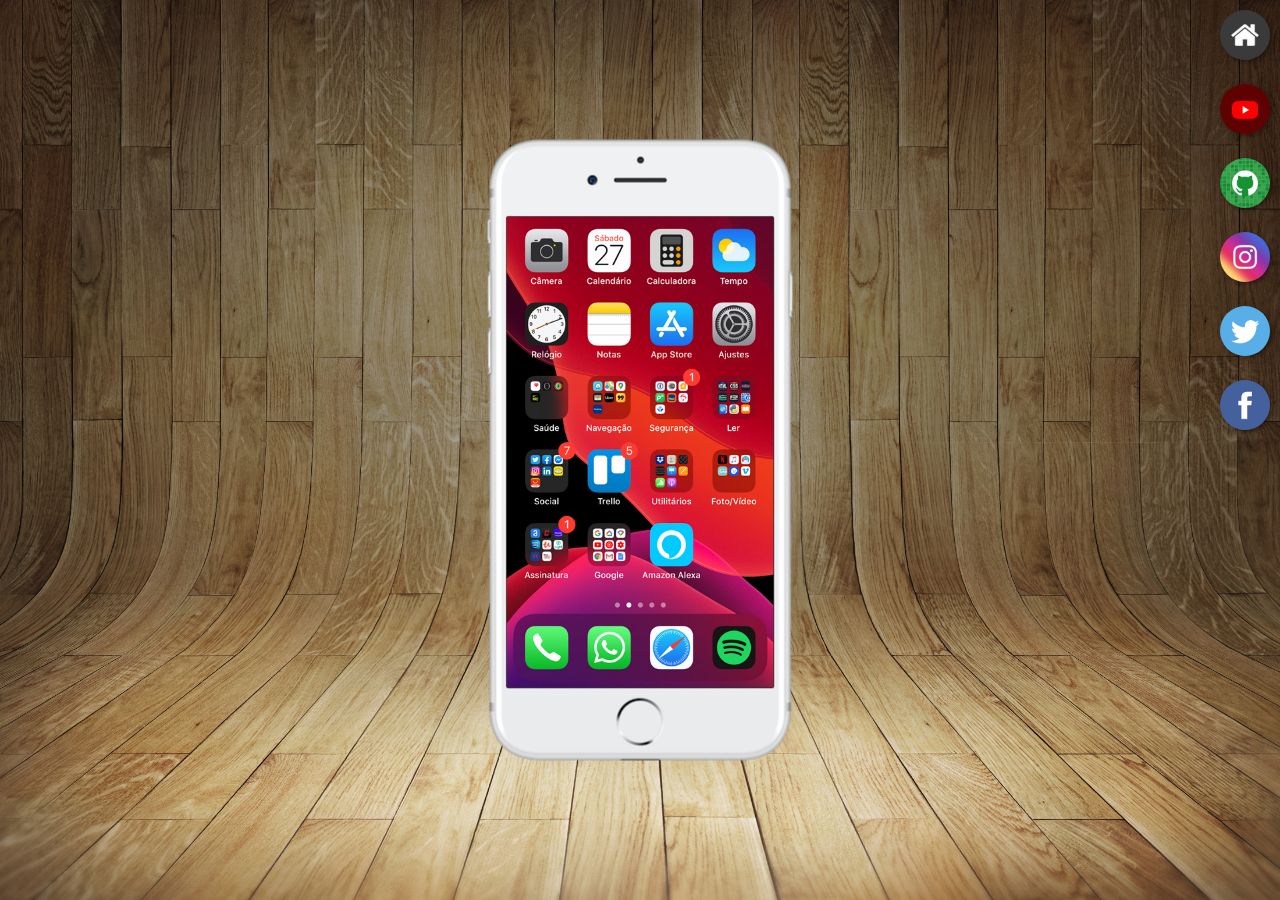
<file: index.html>
<!DOCTYPE html>
<html lang="pt-br">
<head>
    <meta charset="UTF-8">
    <meta http-equiv="X-UA-Compatible" content="IE=edge">
    <meta name="viewport" content="width=device-width, initial-scale=1.0">
    <link rel="shortcut icon" href="favicon.ico" type="image/x-icon">
    <title>Progeto Redes Sociais </title>
    <link rel="stylesheet" href="estilos/style.css">
</head>
<body>
    <main>
        <section id="telefone">
            <iframe src="home.html" name="tela" id="tela" frameborder="0">Seu navegador não pe compatível com isso.</iframe>
        </section>
        <section id="redes-sociais">
            <a href="home.html" target="tela"><img src="imagens/logo-home.jpg" alt="home"></a><br>
            <a href="youtube.html" target="tela"><img src="imagens/logo-youtube.jpg" alt="YouTube"></a><br>
            <a href="github.html" target="tela"><img src="imagens/logo-github.jpg" alt="GitHub"></a><br>
            <a href="instagram.html" target="tela"><img src="imagens/logo-instagram.jpg" alt="Instagram"></a><br>
            <a href="" target="tela"><img src="imagens/logo-twitter.jpg" alt="Twitter"></a><br>
            <a href="" target="tela"><img src="imagens/logo-facebook.jpg" alt=""></a>
        </section>
    </main>
</body>
</html>
</file>
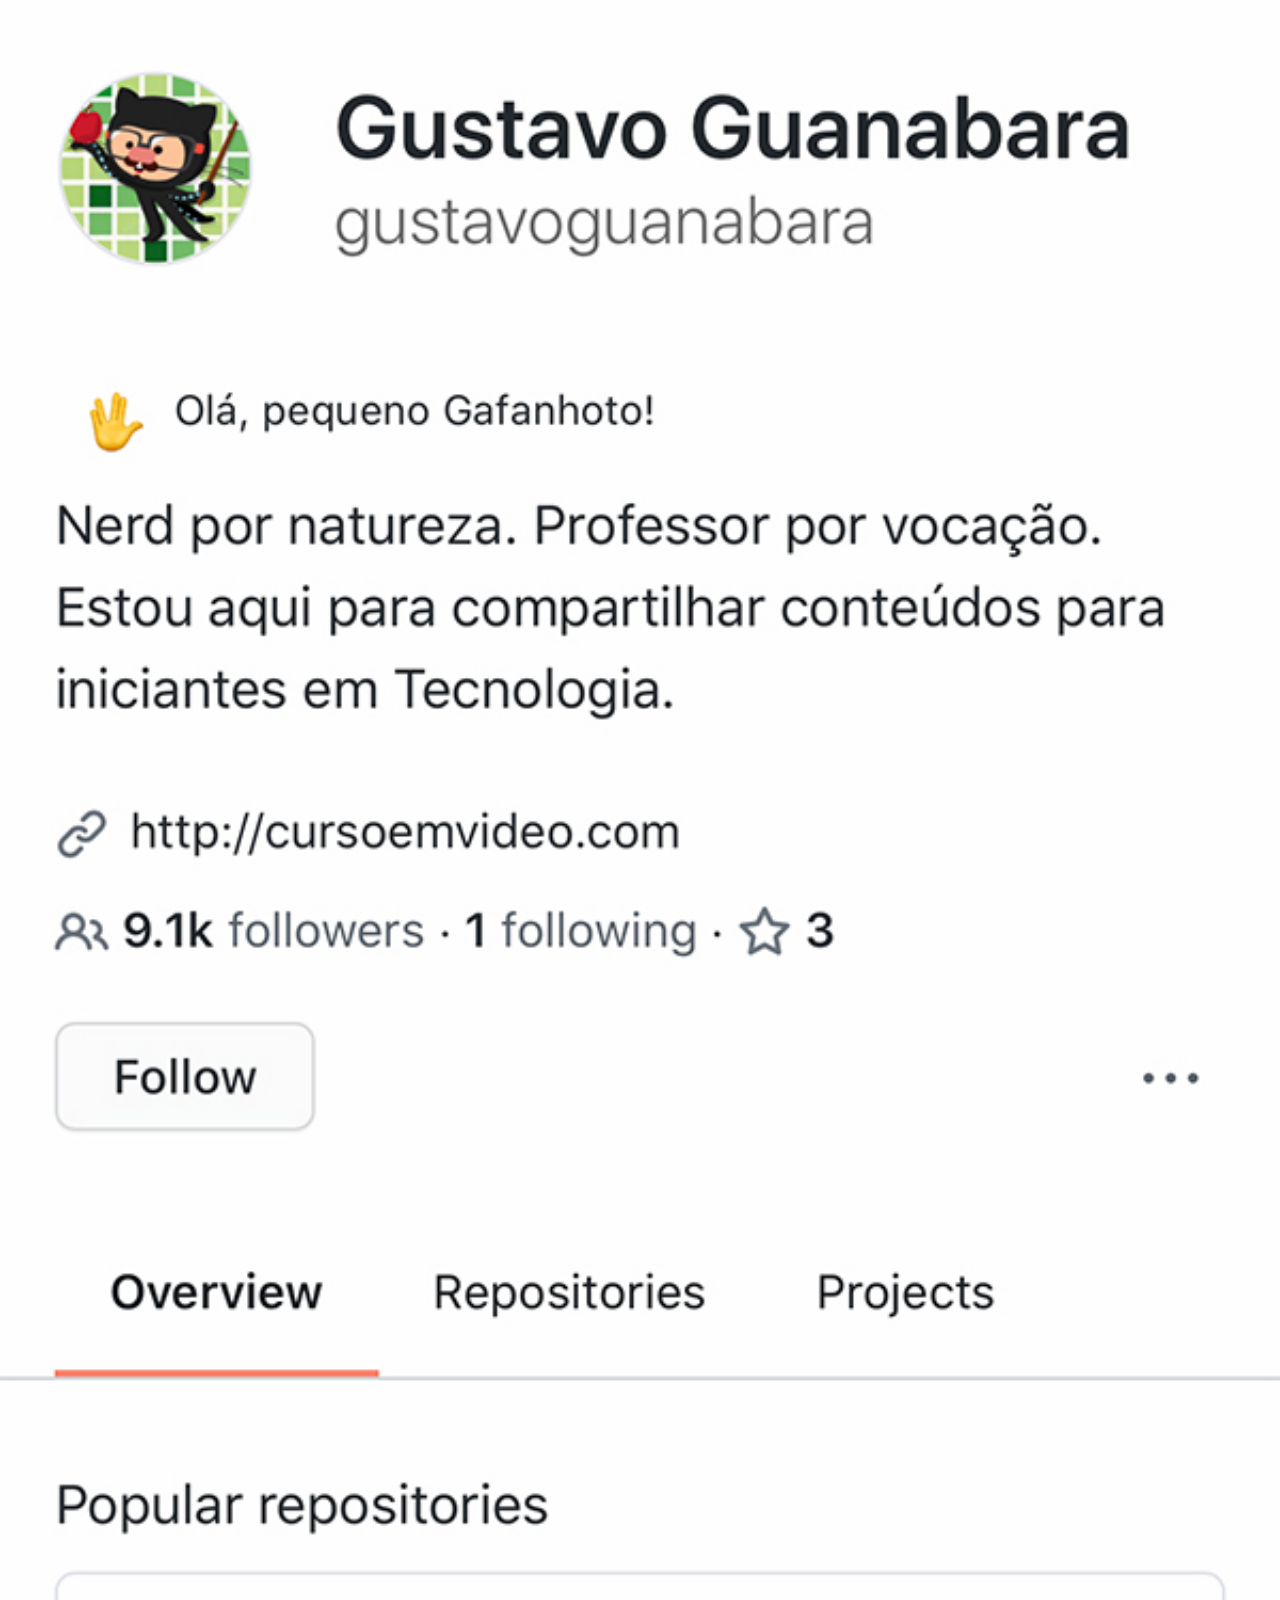
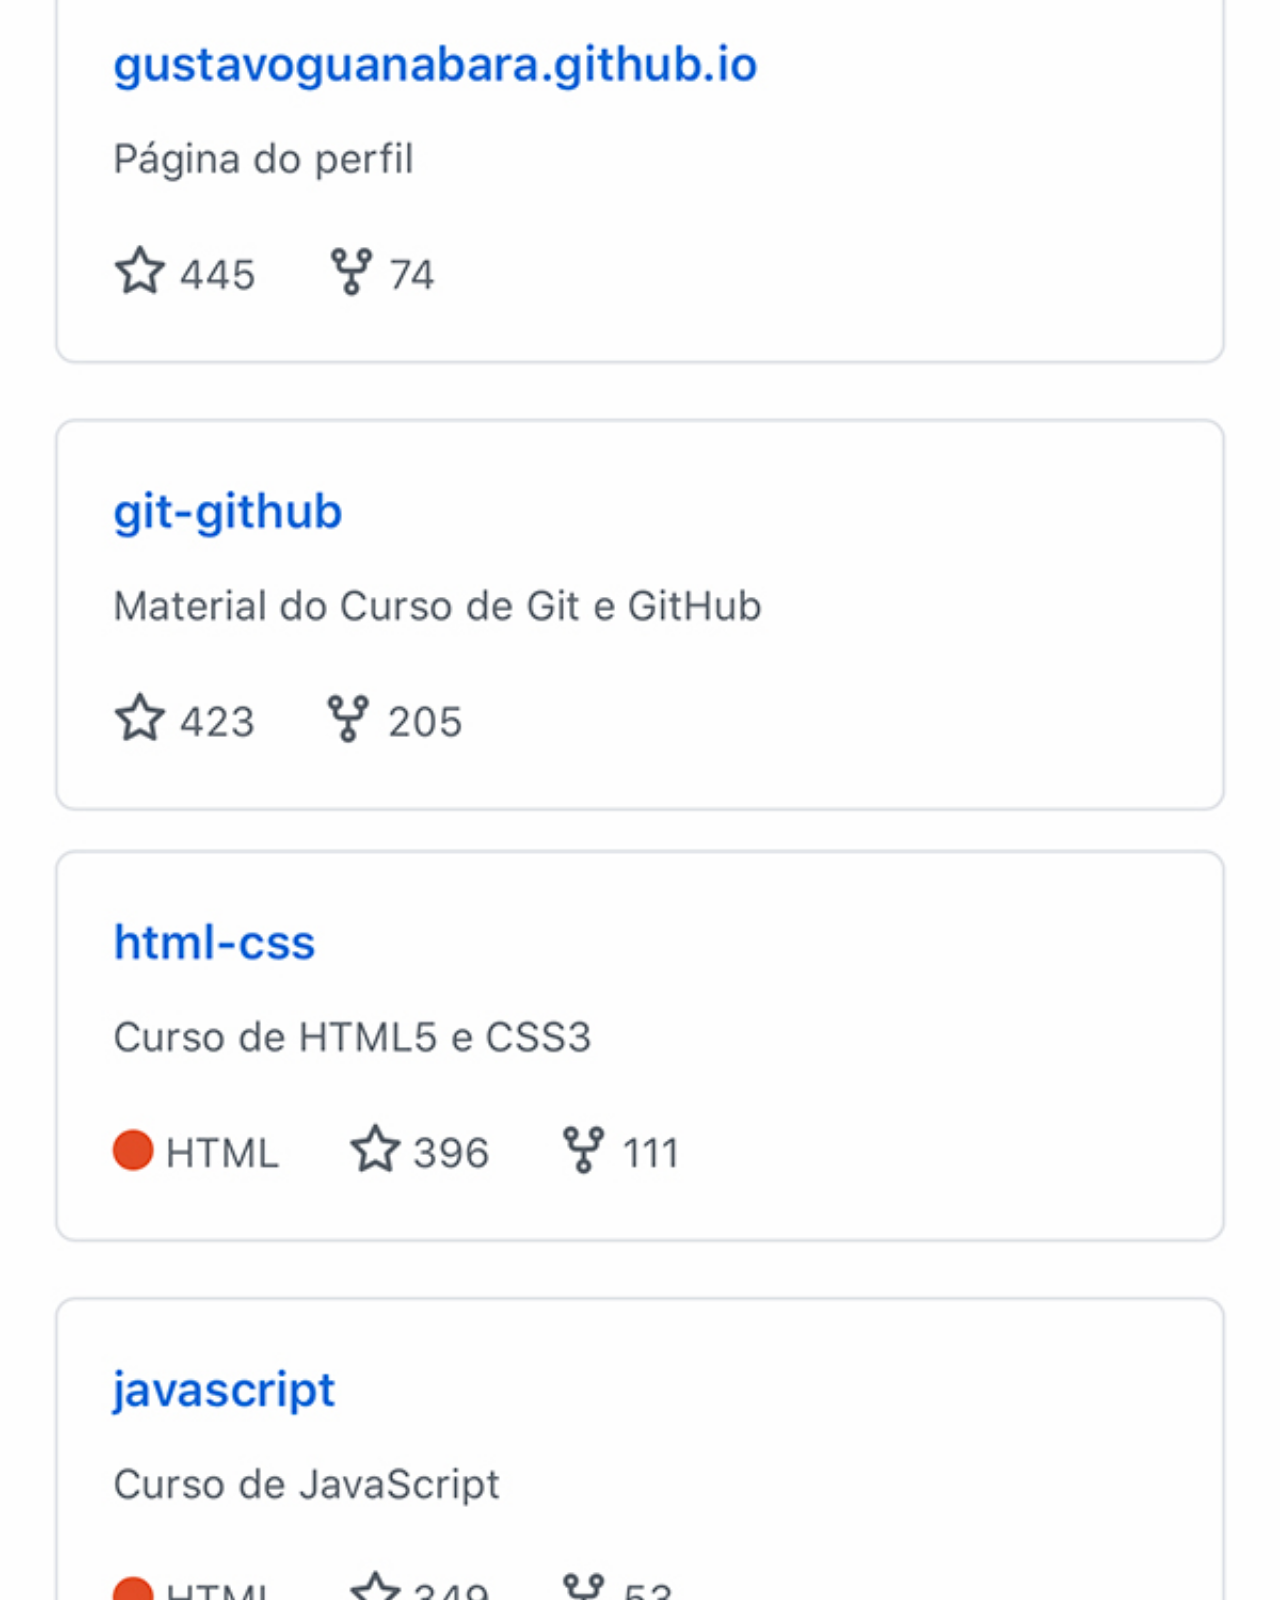
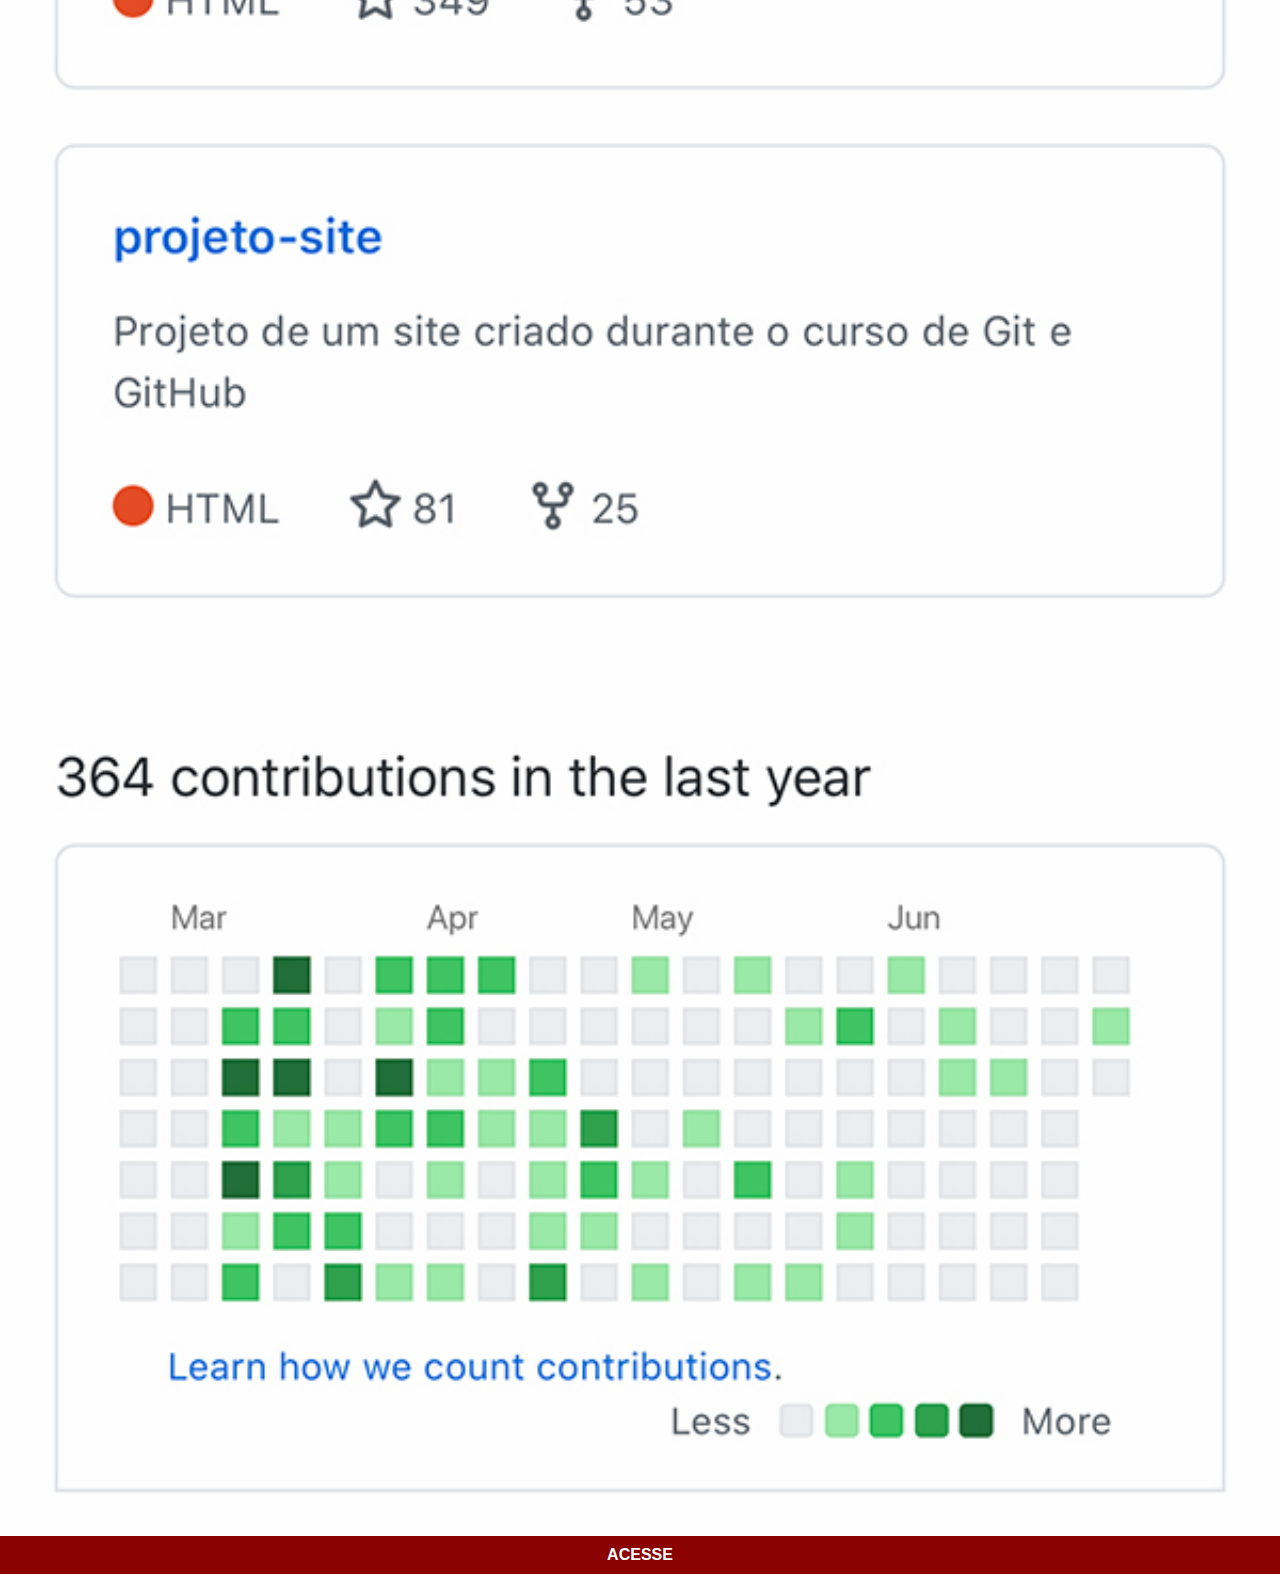
<file: github.html>
<!DOCTYPE html>
<html lang="pt-br">
<head>
    <meta charset="UTF-8">
    <meta http-equiv="X-UA-Compatible" content="IE=edge">
    <meta name="viewport" content="width=device-width, initial-scale=1.0">
    <title>GitHub</title>
    <link rel="stylesheet" href="estilos/social.css">
</head>
<body>
    <img src="imagens/tela-github.jpg" alt="GitHub">
    <a href="https://github.com/gustavodemorais" target="_blank">ACESSE</a>
</body>
</html>
</file>
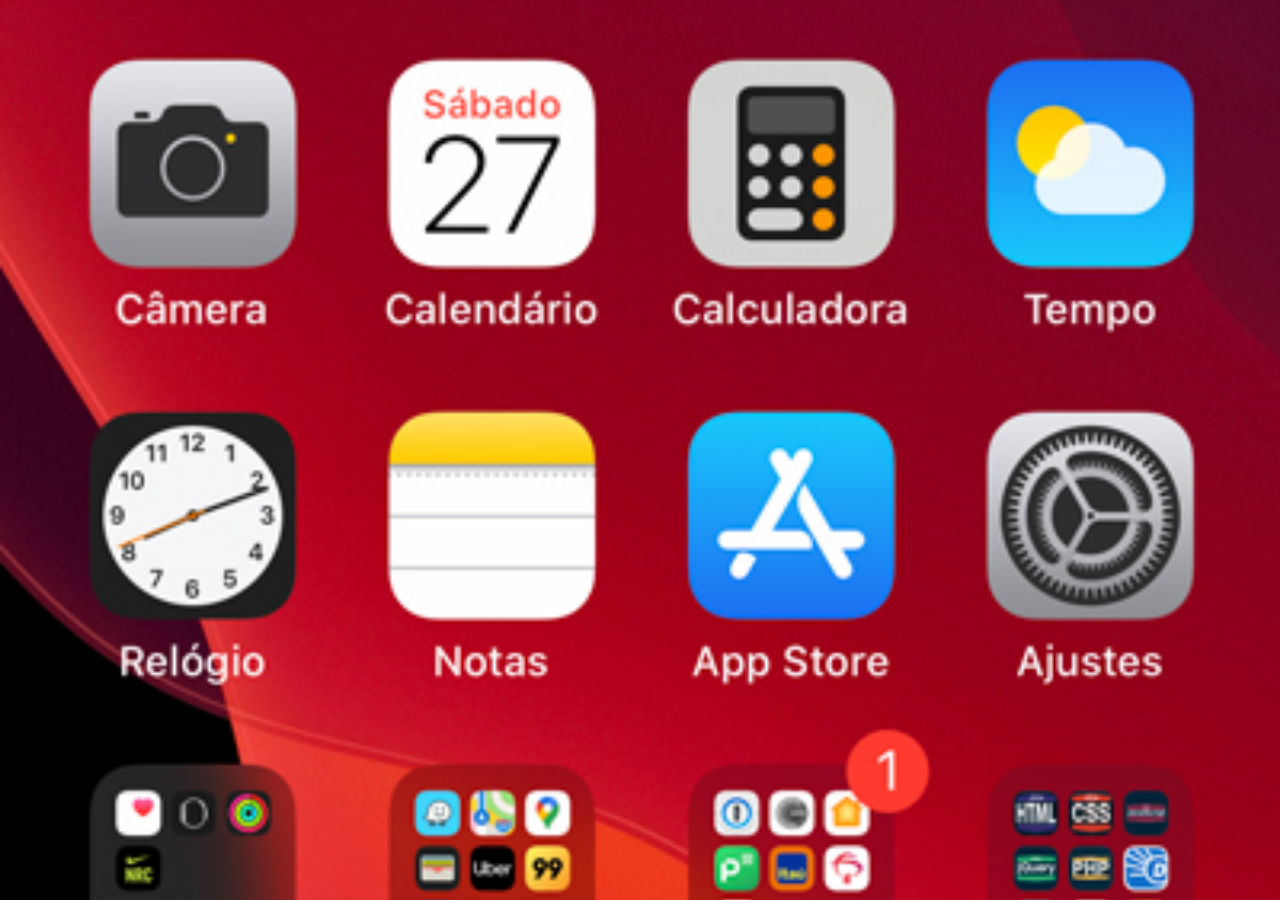
<file: home.html>
<!DOCTYPE html>
<html lang="pt-br">
<head>
    <meta charset="UTF-8">
    <meta http-equiv="X-UA-Compatible" content="IE=edge">
    <meta name="viewport" content="width=device-width, initial-scale=1.0">
    <title>Home</title>
</head>
<style>
    * {
        margin: 0px;
        padding: 0px;
    }

    body {
        width: 100vw;
        height: 100vh;
        background: black url('../imagens/tela-home.jpg') no-repeat top center;
        background-size: cover;
    }
</style>
<body>
    
</body>
</html>
</file>
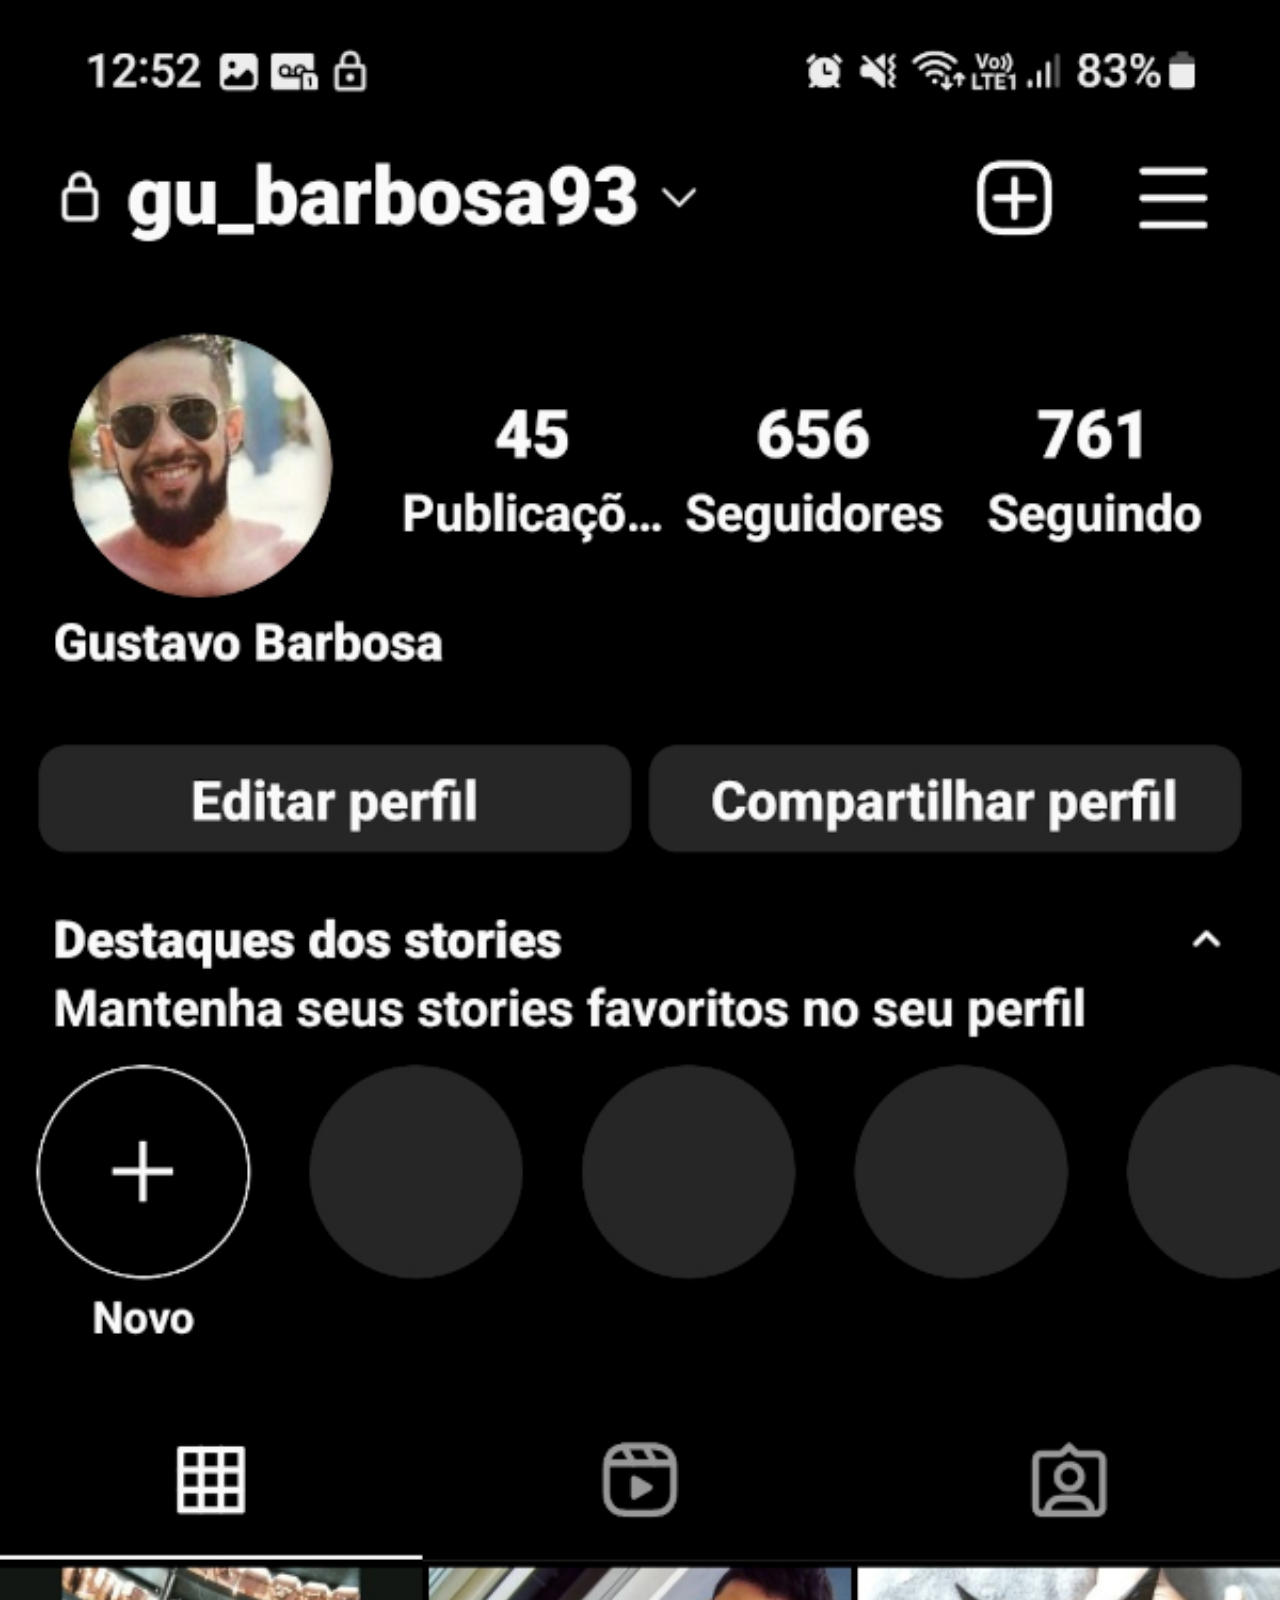
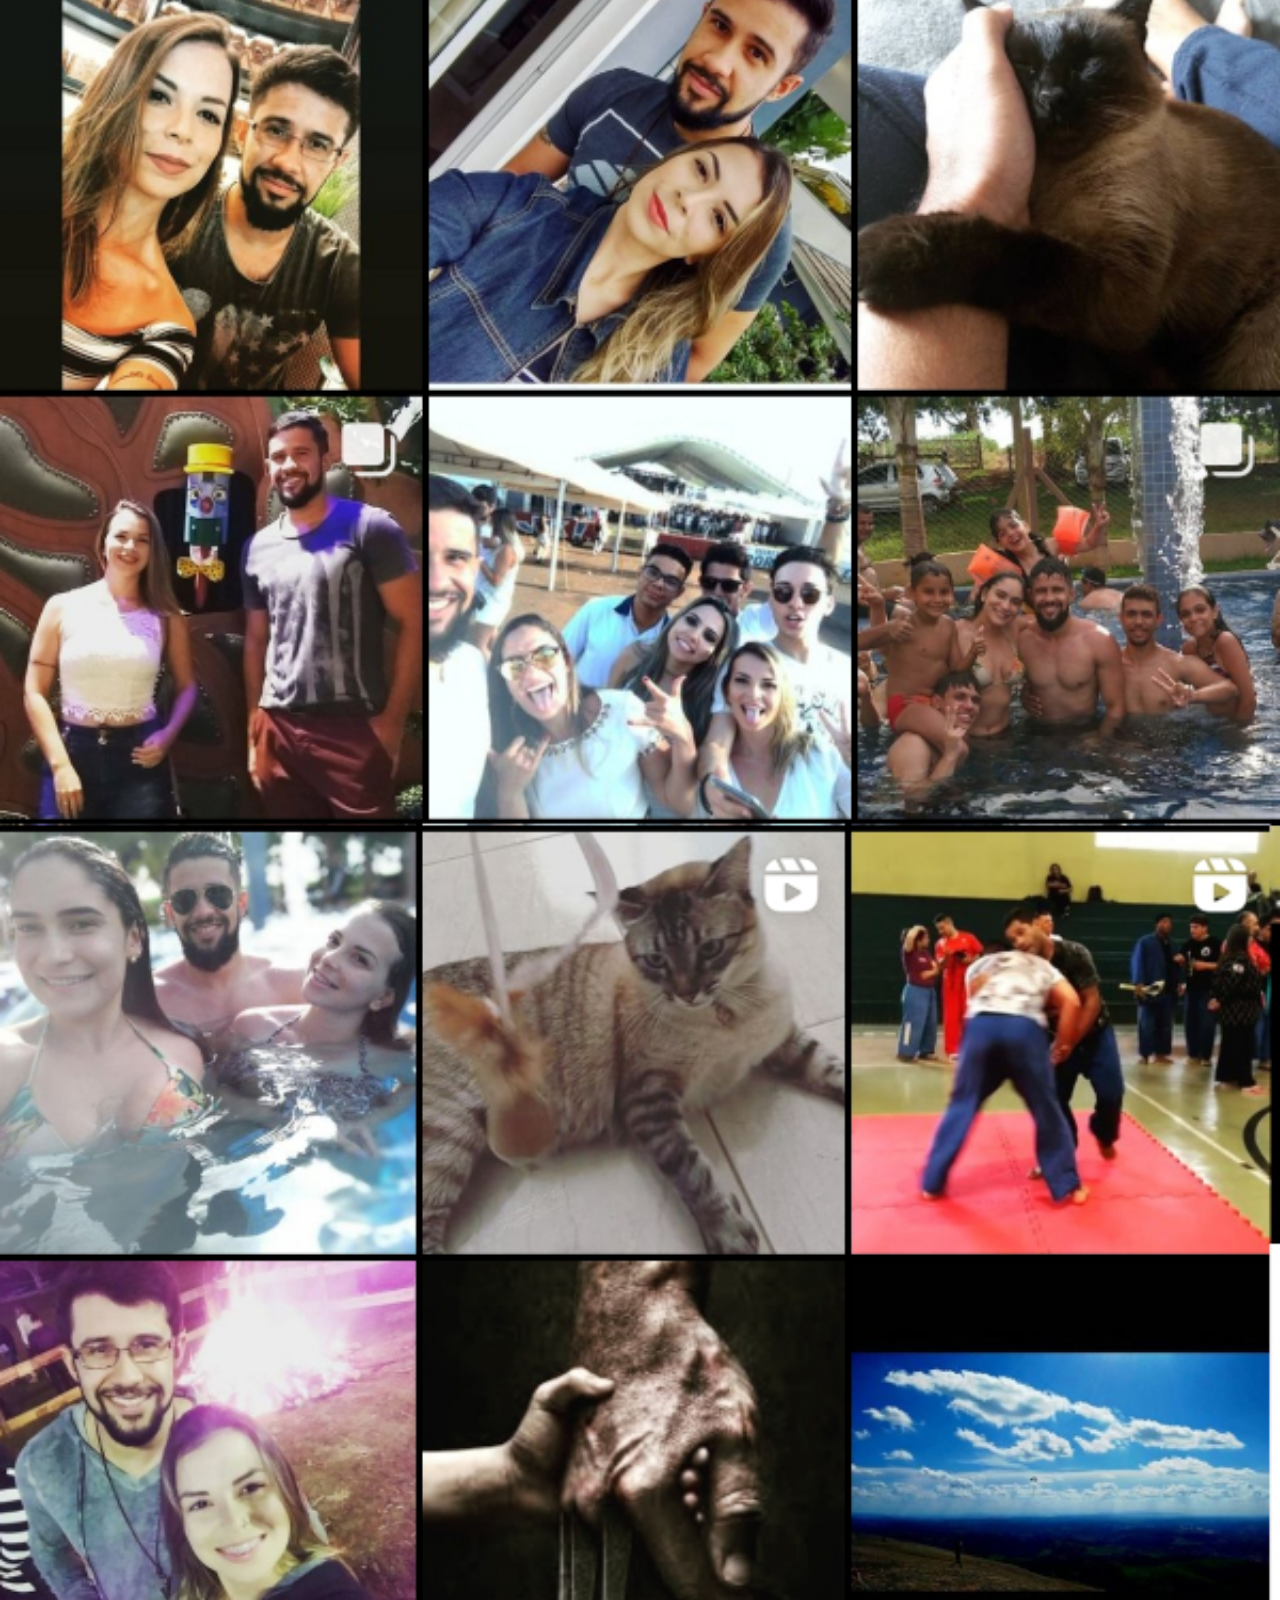
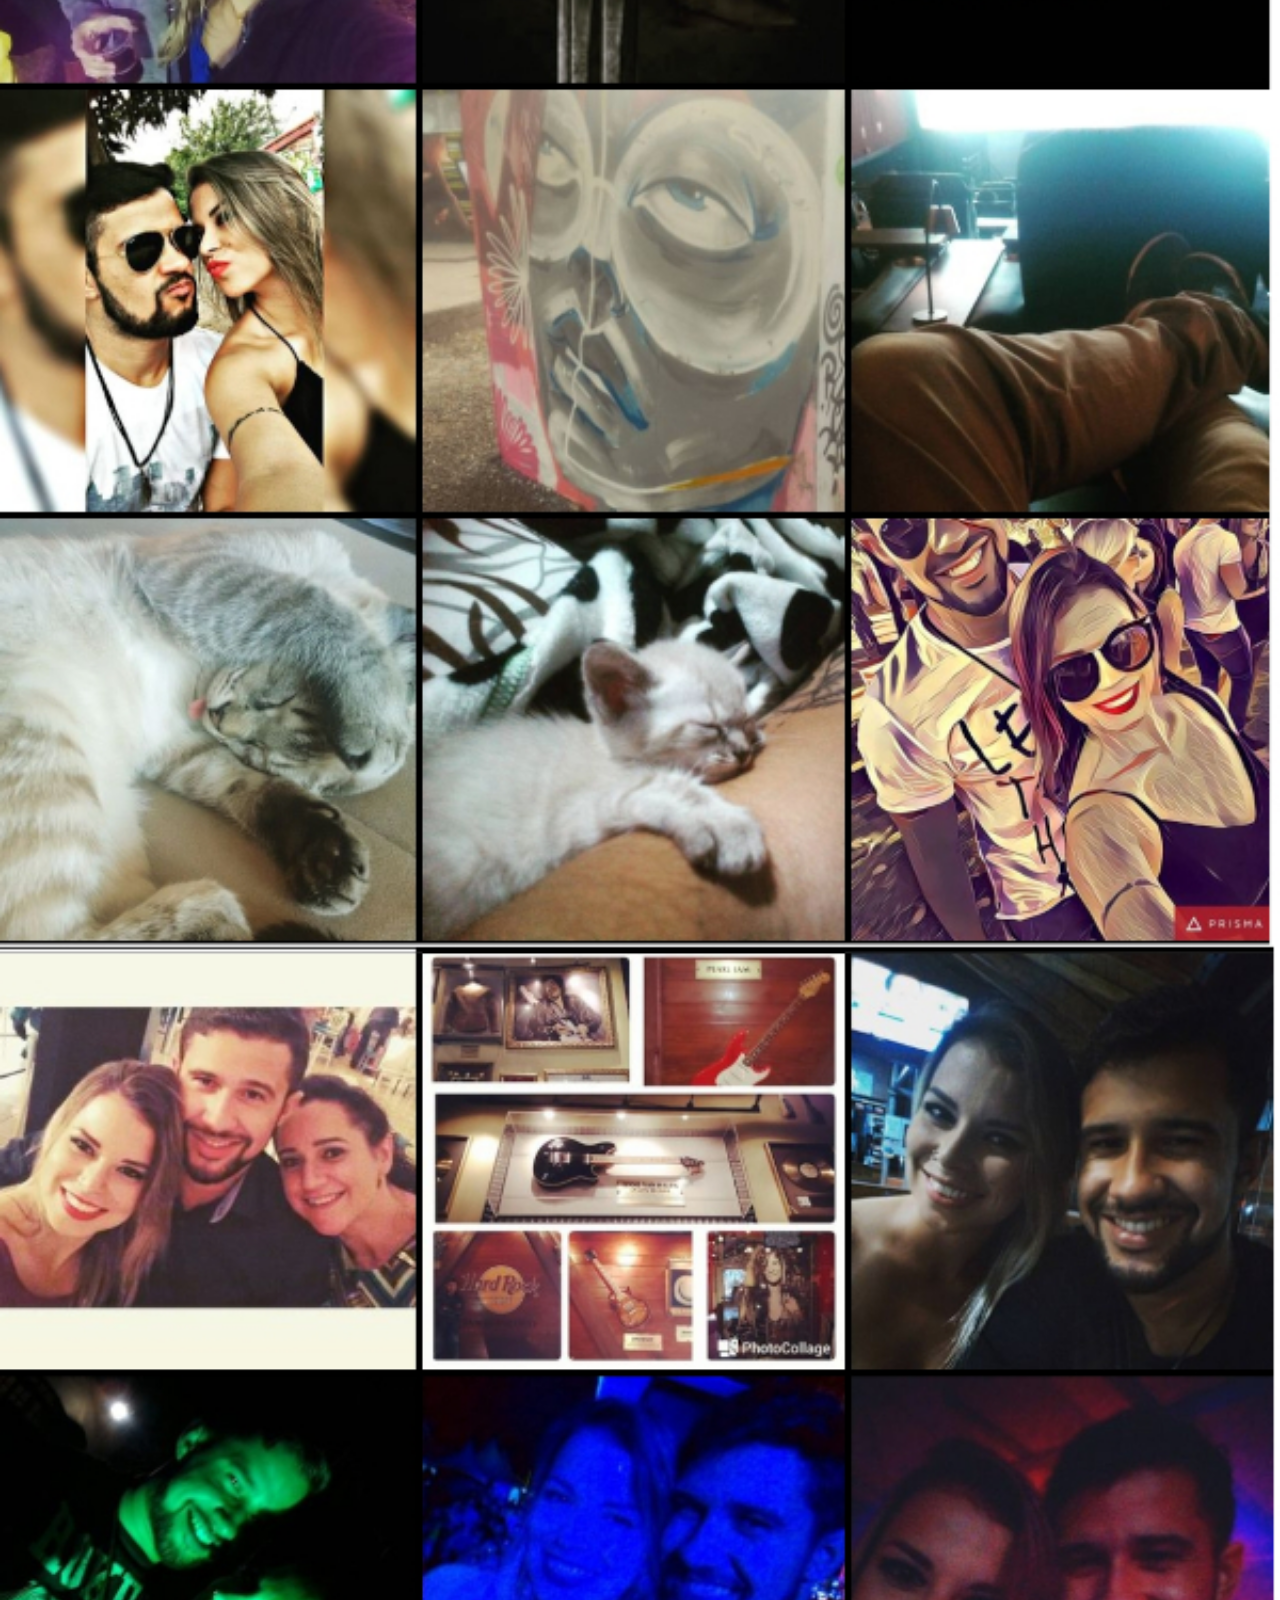
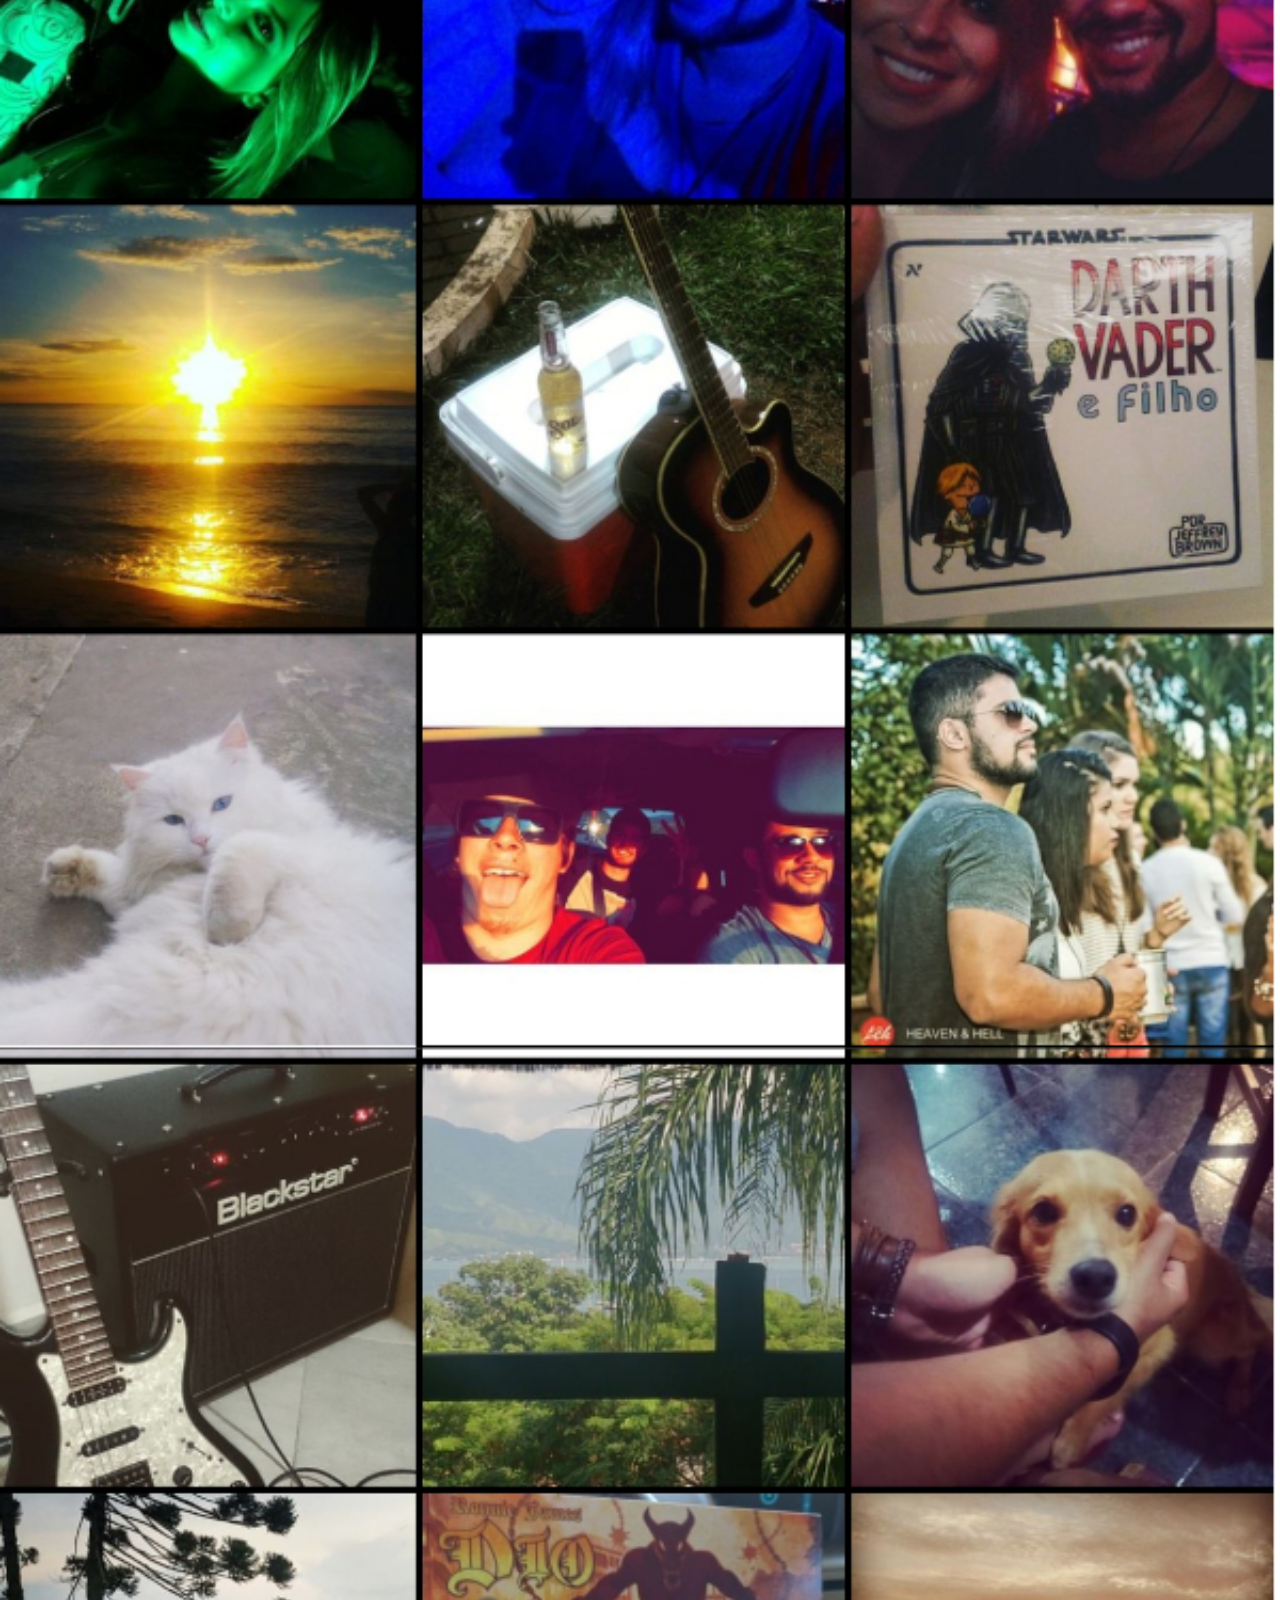
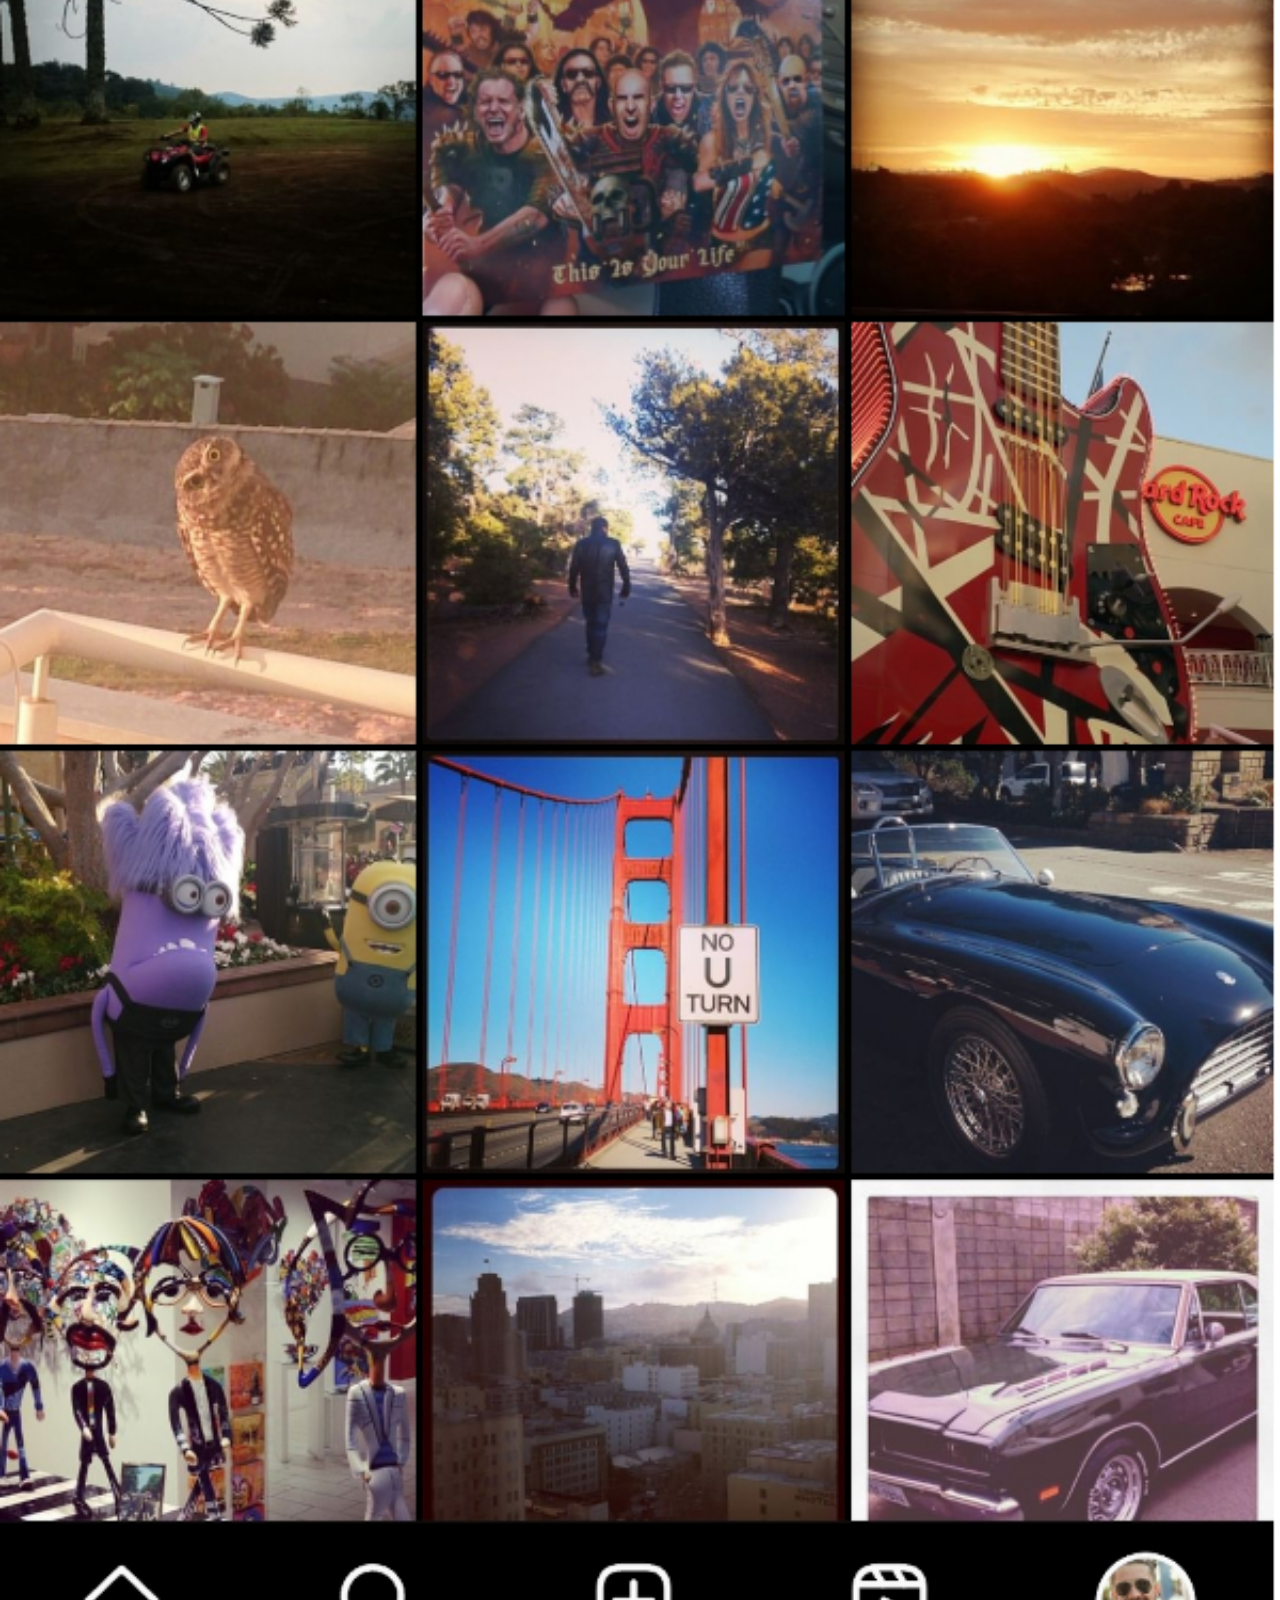
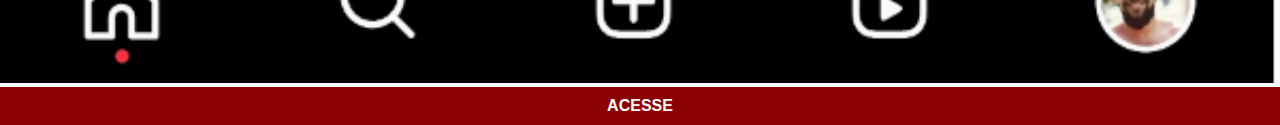
<file: instagram.html>
<!DOCTYPE html>
<html lang="pt-br">
<head>
    <meta charset="UTF-8">
    <meta http-equiv="X-UA-Compatible" content="IE=edge">
    <meta name="viewport" content="width=device-width, initial-scale=1.0">
    <title>Instagram</title>
    <link rel="stylesheet" href="estilos/social.css">
</head>
<body>
    <img src="imagens/tela-instagram.jpg" alt="Instagram">
    <a href="https://www.instagram.com/gu_barbosa93/" target="_blank">ACESSE</a>
</body>
</html>
</file>
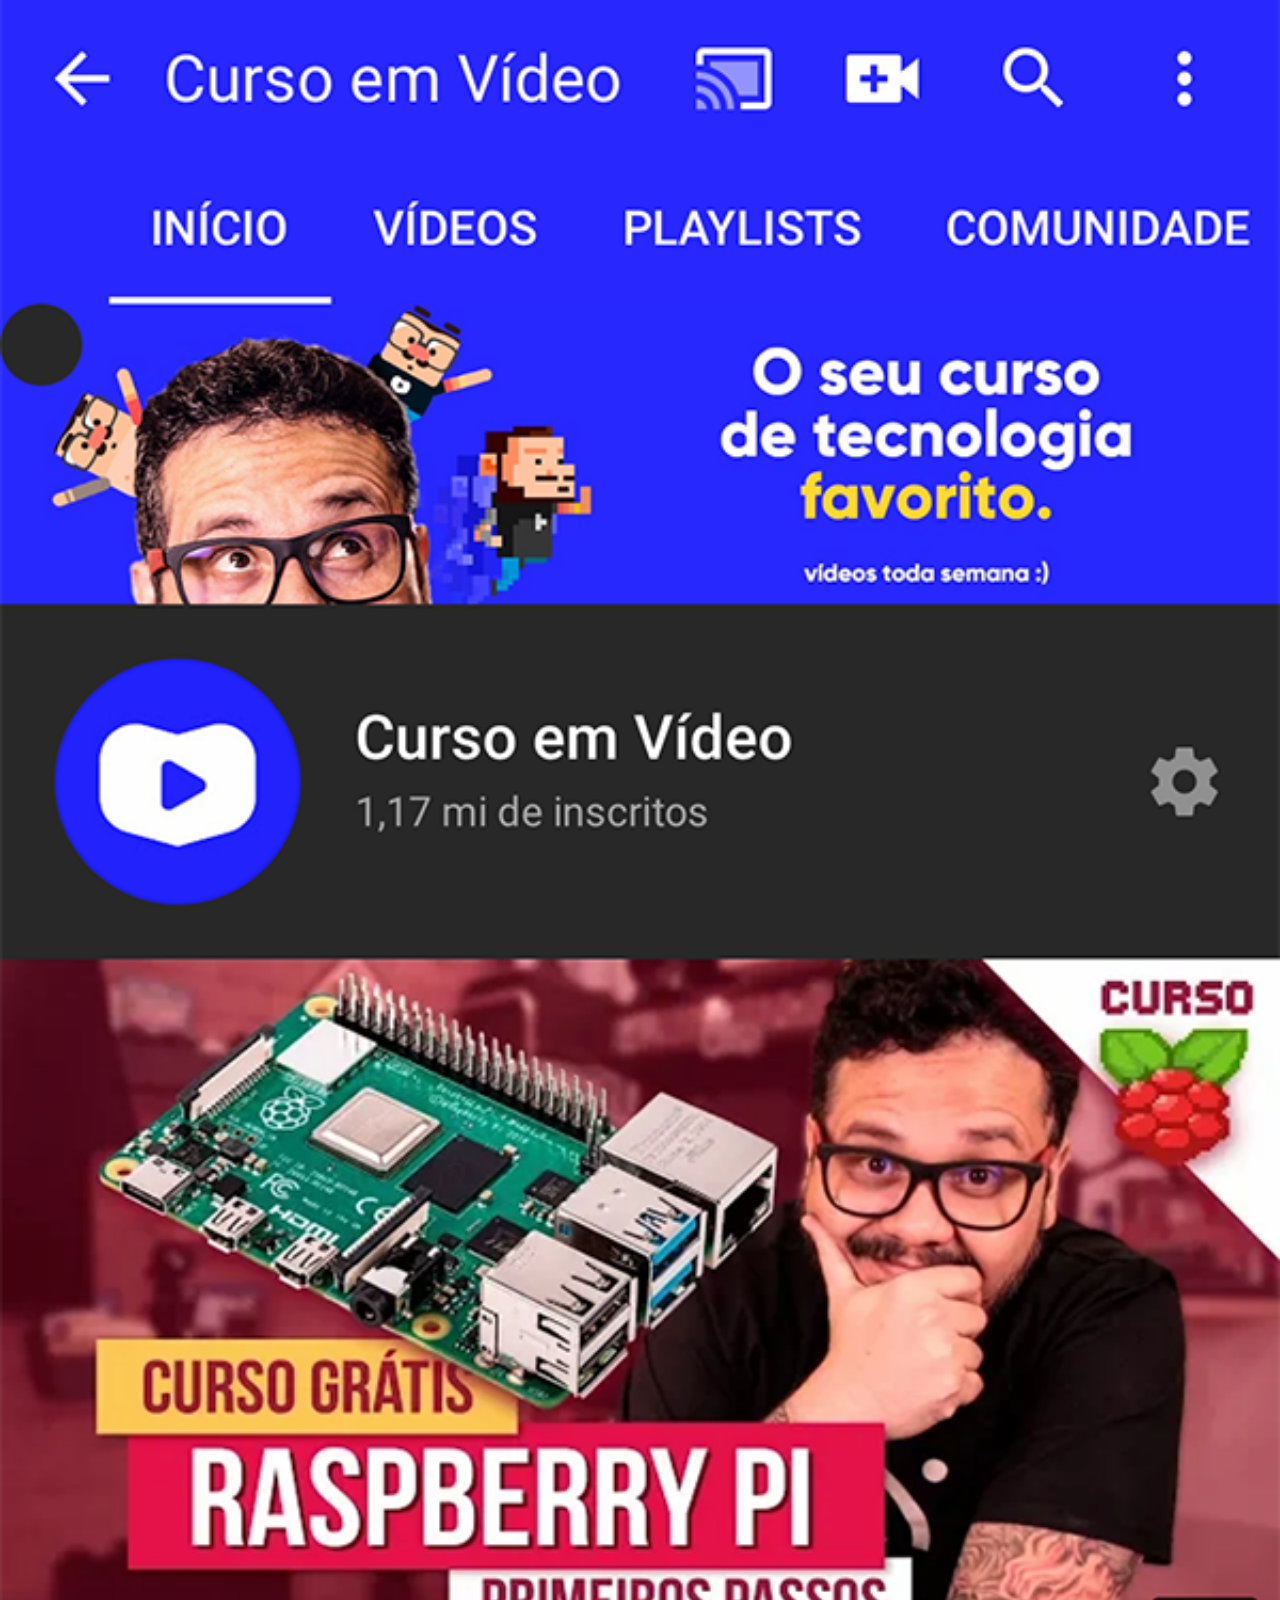
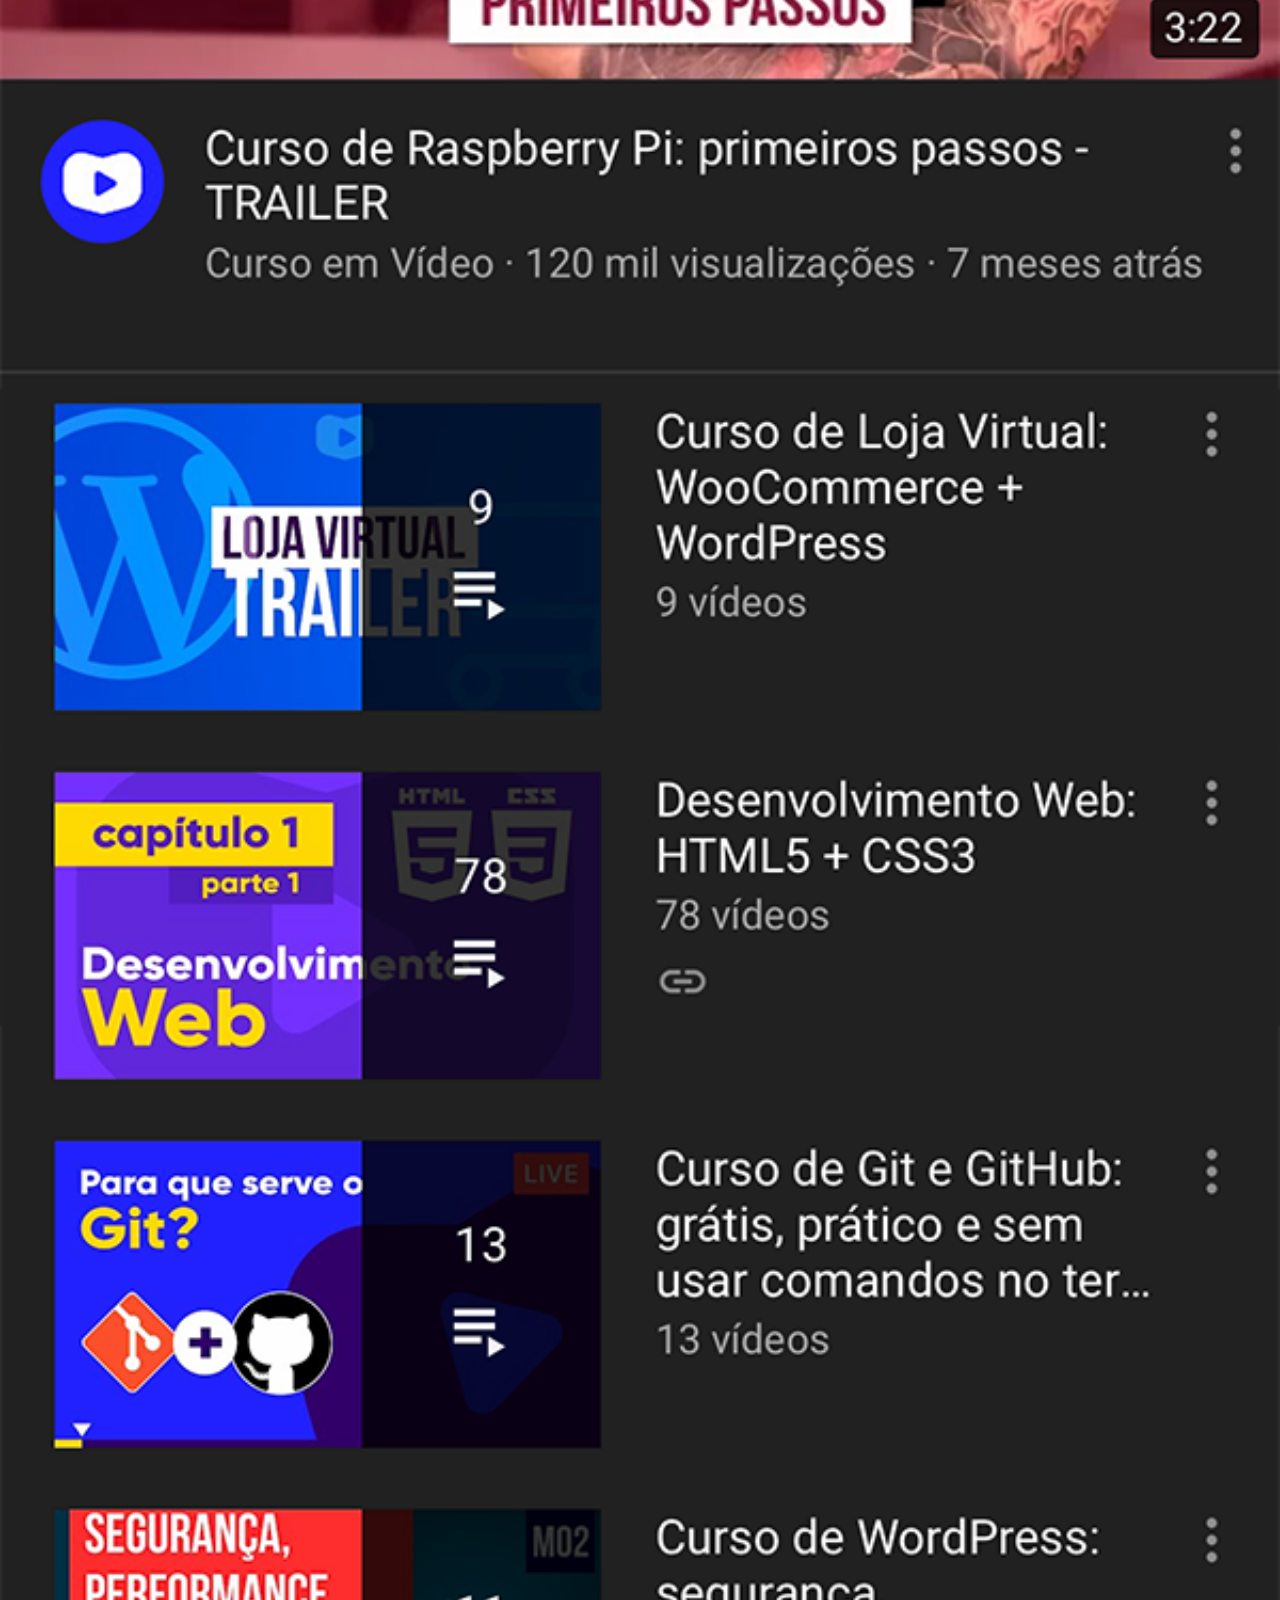
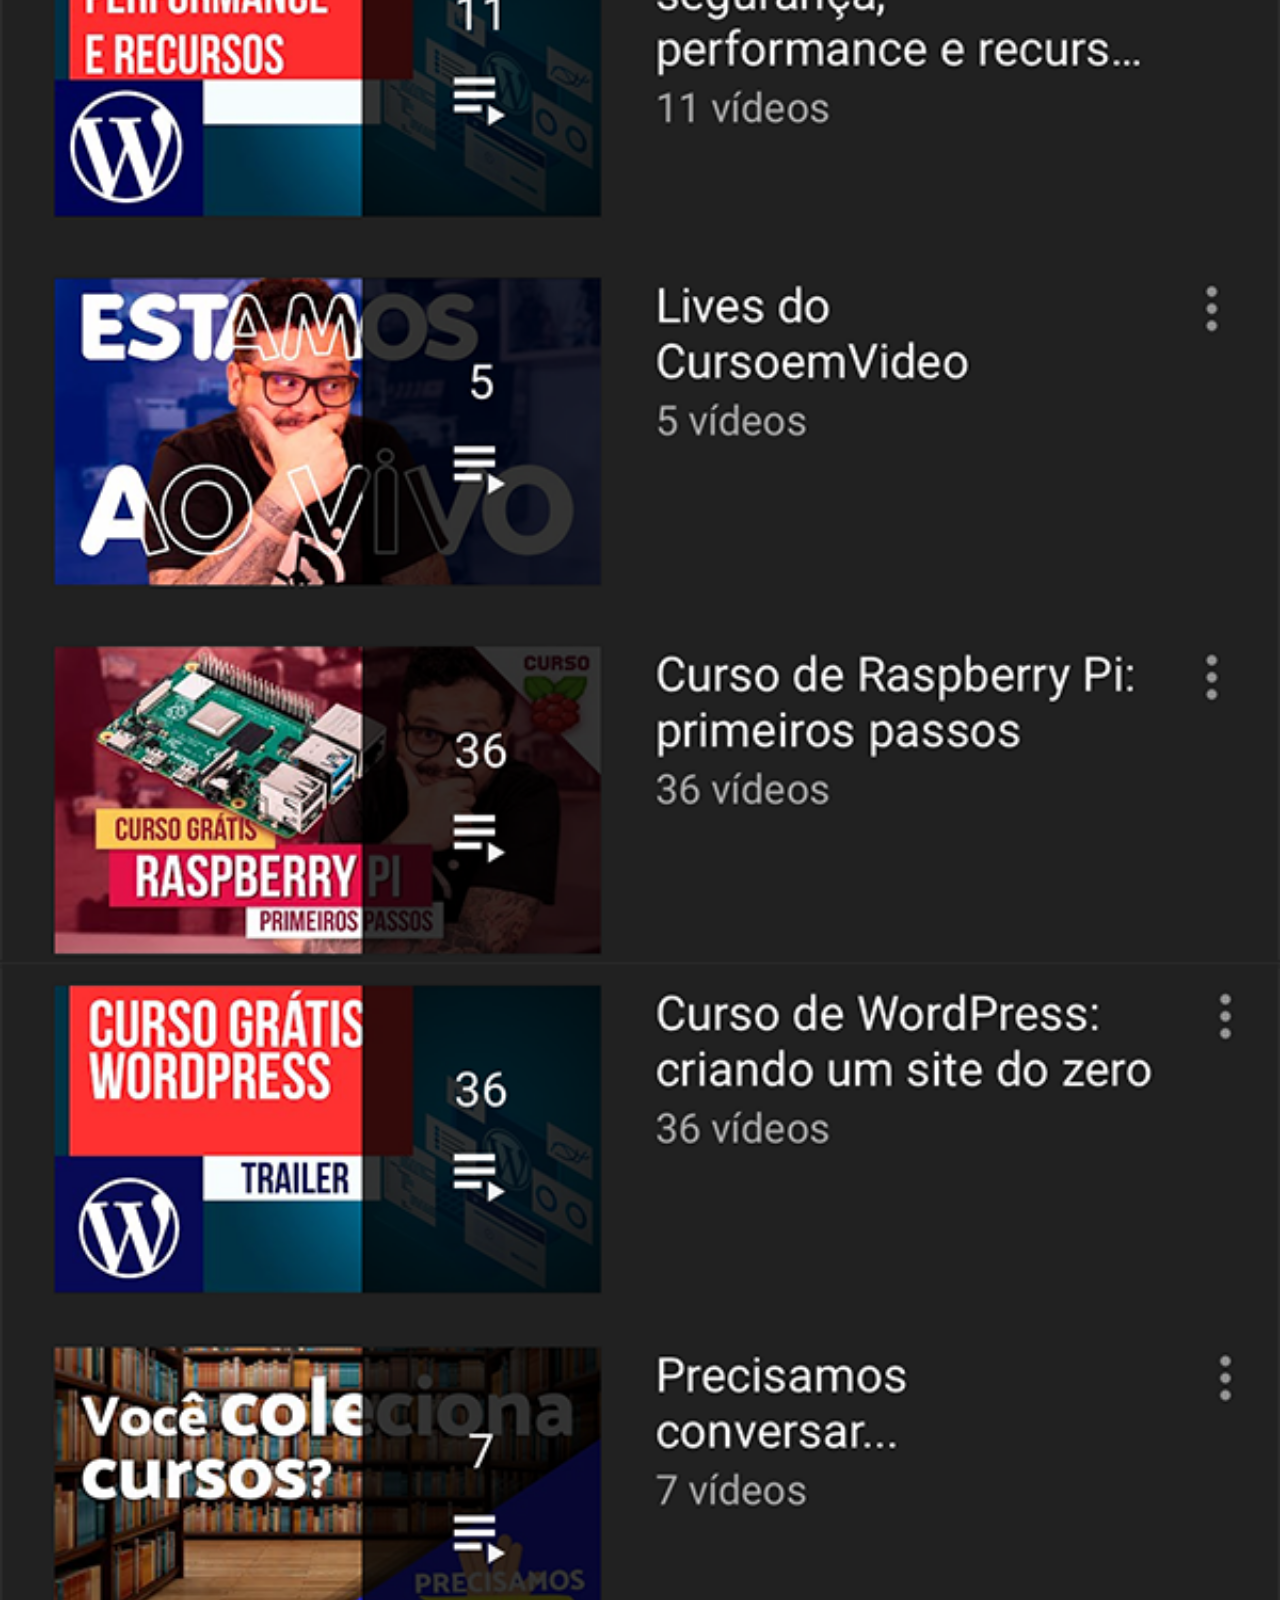
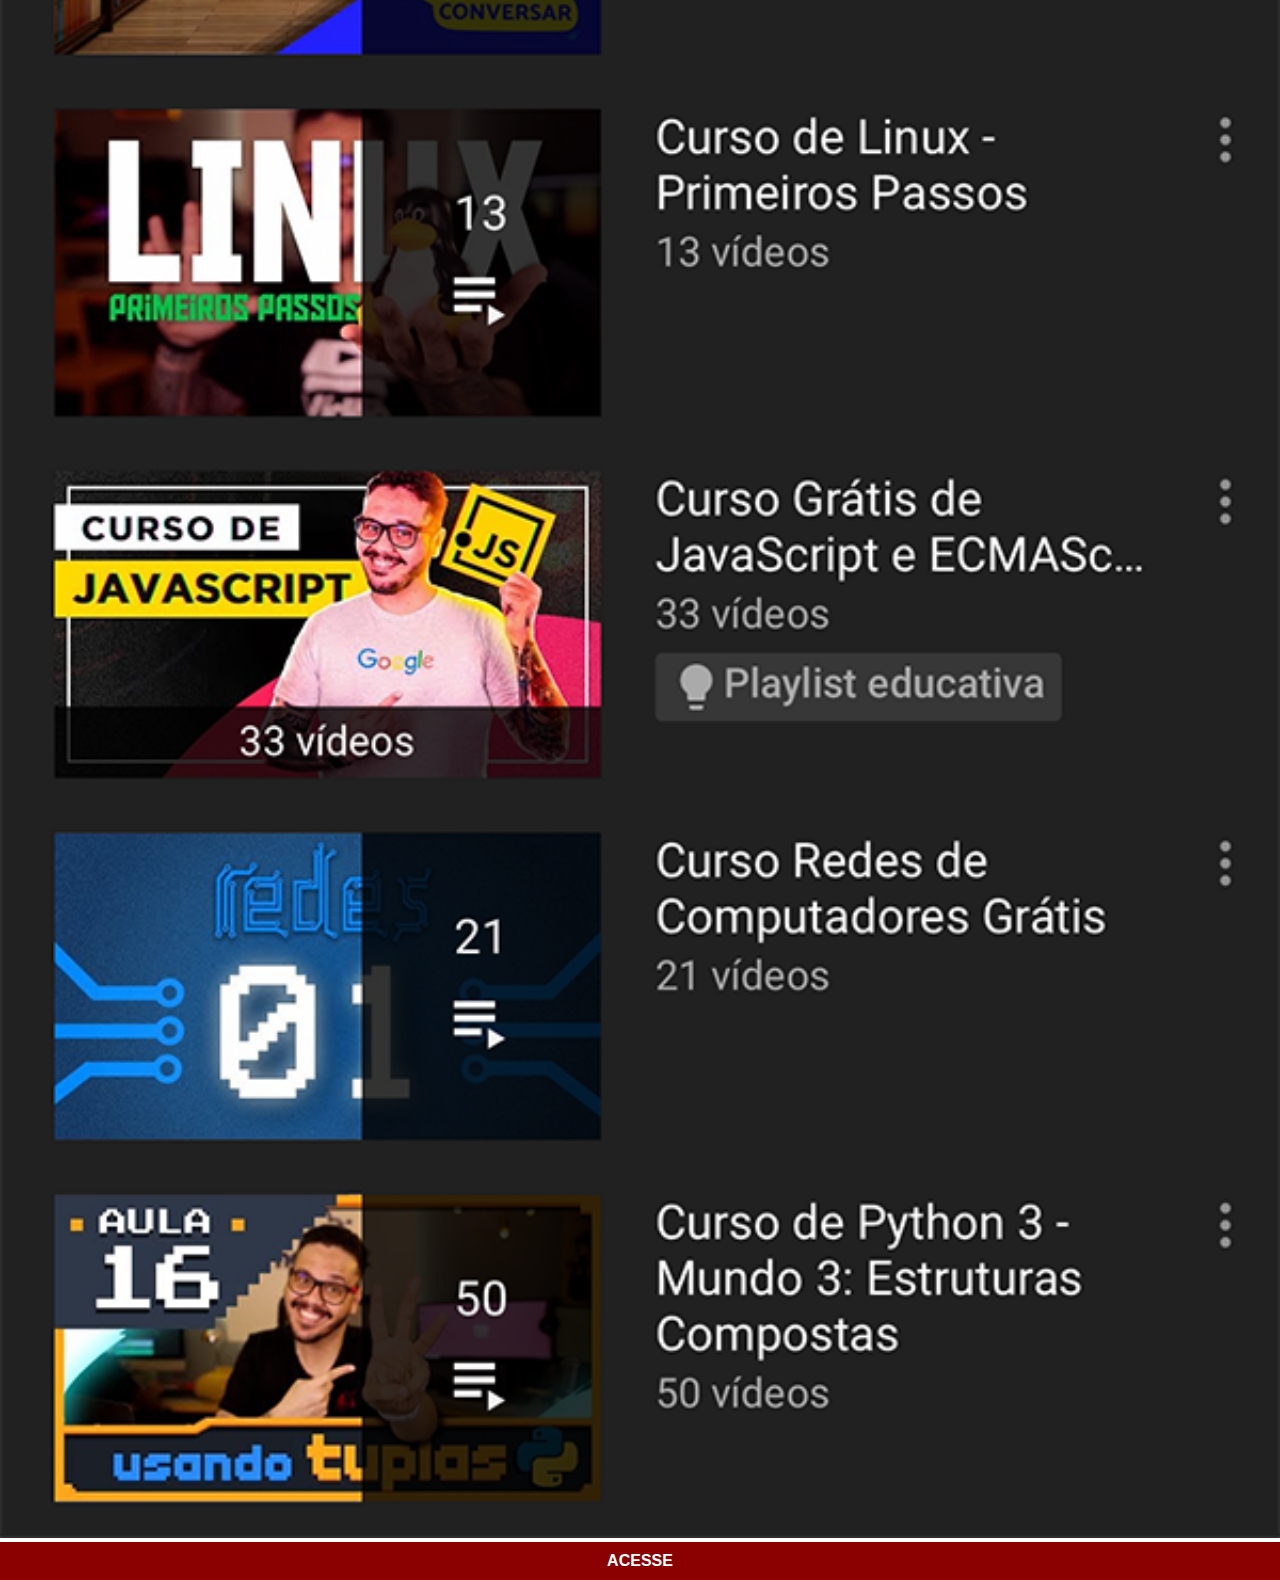
<file: youtube.html>
<!DOCTYPE html>
<html lang="pt-br">
<head>
    <meta charset="UTF-8">
    <meta http-equiv="X-UA-Compatible" content="IE=edge">
    <meta name="viewport" content="width=device-width, initial-scale=1.0">
    <title>YouTube</title>
    <link rel="stylesheet" href="estilos/social.css">
</head>
<body>
    <img src="imagens/tela-youtube.png" alt="YouTube">
    <a href="https://www.youtube.com/@CursoemVideo/playlists" target="_blank">ACESSE</a>
</body>
</html>
</file>
<file: estilos/style.css>
@charset "UTF-8";

* {
    margin: 0px;
    padding: 0px;
    font-family: Arial, Helvetica, sans-serif;
}

html, body {
    height: 100vh;
    width: 100vw;
    background-color: black;
}

body {
    background: url('../imagens/fundo-madeira.jpg')no-repeat top center;
    background-size: cover;
    background-attachment: fixed;
}

main {
    position: relative;
    height: 100vh;
}

section#telefone {
    position: absolute;
    top: 50%;
    left: 50%;
    transform: translate(-50%, -50%);

    height: 627px;
    width: 311px;
    background: url('../imagens/frame-iphone.png') no-repeat;
    
}

iframe#tela {
    position: relative;
    top: 80px;
    left: 22px;
    width: 267px;
    height: 471px;
}

section#redes-sociais{
    text-align: right;
}

section#redes-sociais > a > img {
    width: 50px;
    height: 50px;
    margin: 10px;
    border-radius: 50%;
    box-shadow: 2px 2px 5px rgba(0, 0, 0, 0.400);
    box-sizing: border-box;
}

section#redes-sociais > a > img:hover {
    border: 2px solid rgba(255, 255, 255, 0.603);
    transform: translate(-3px, -3px);
    box-shadow: 5px 5px 10px rgba(0, 0, 0, 0.603);
    transition: transform .3s;
}
</file>
<file: estilos/social.css>
@charset "UFT-8";

* {
    margin: 0px;
    padding: 0px;
    font-family: Arial, Helvetica, sans-serif;
}

::-webkit-scrollbar{ /*Esconder as barras de rolagem*/
    width: 0px;
    height: 0px;
}

img {
    width: 100vw;

}

a{
    display: block;
    background-color: darkred;
    color: white;
    padding: 10px;
    text-align: center;
    font-weight: bolder;
    text-decoration: none;
}

a:hover{
    background-color: red;
}
</file>
